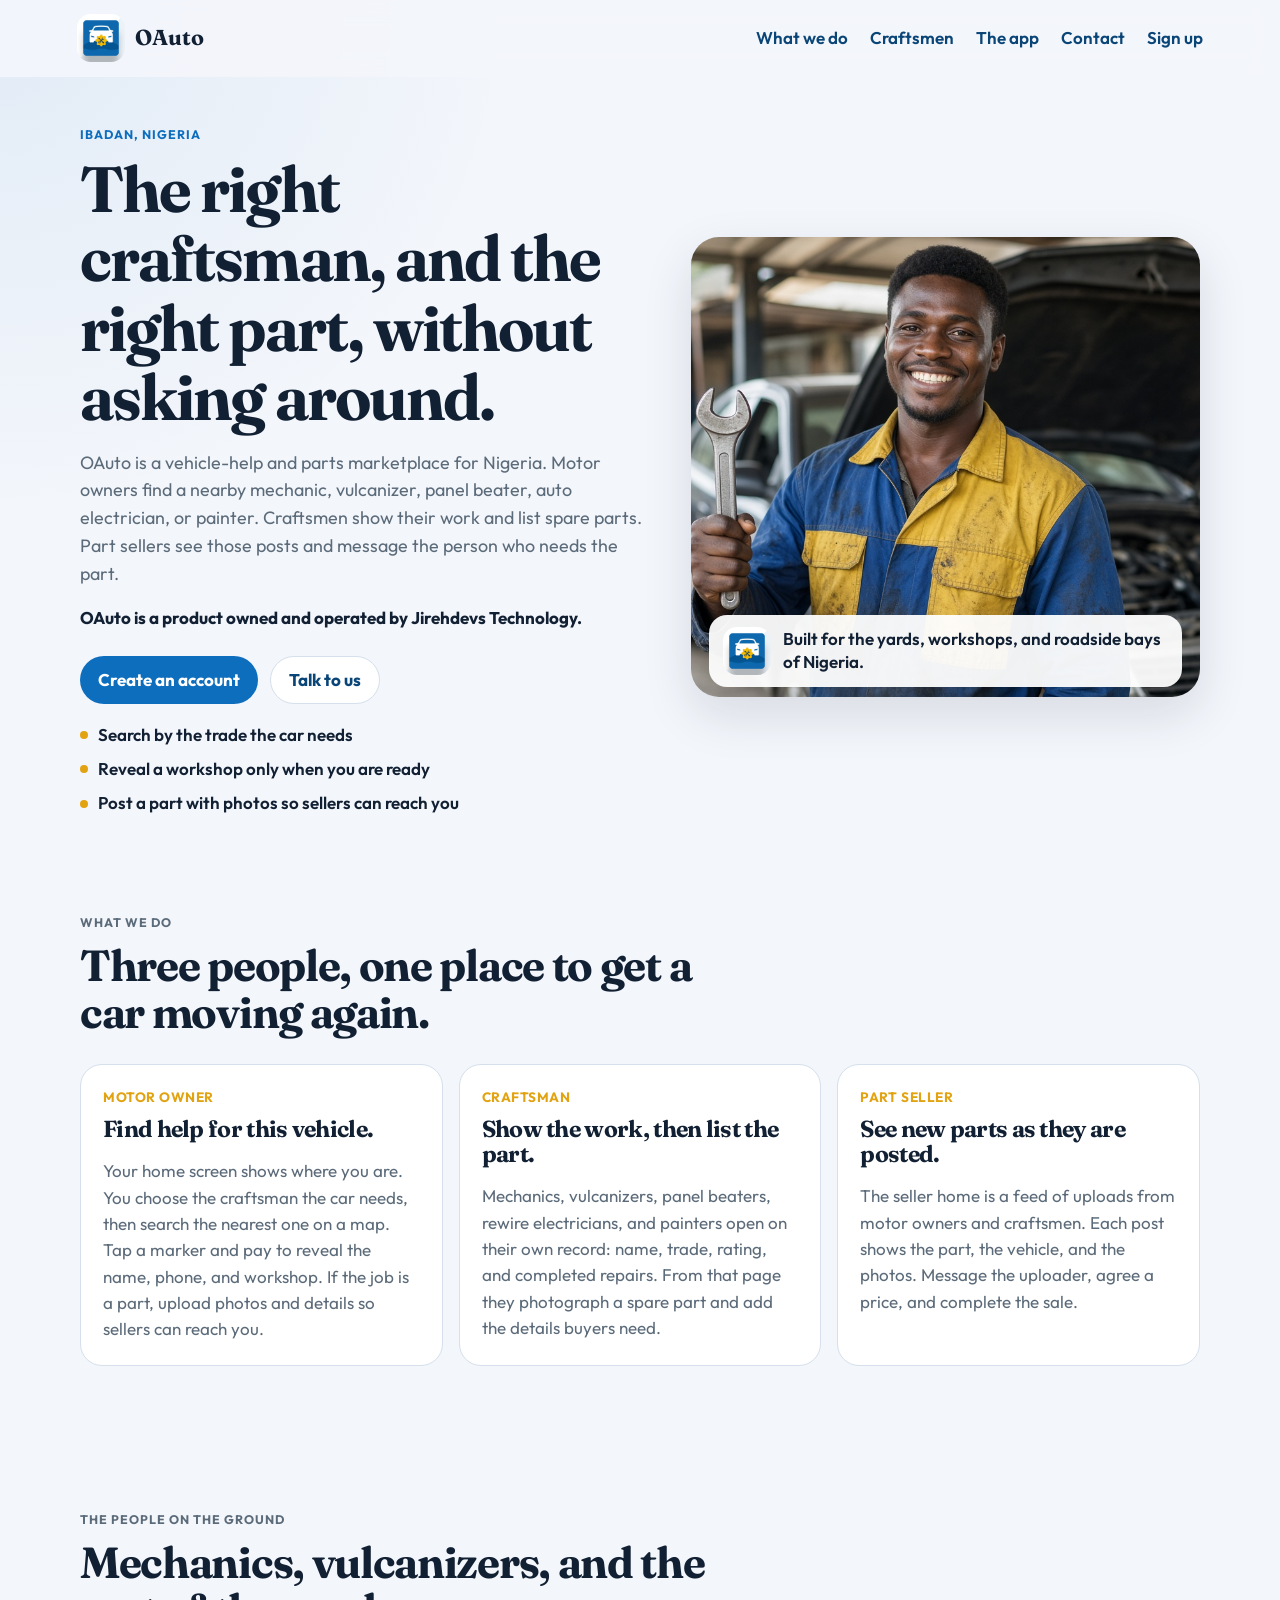
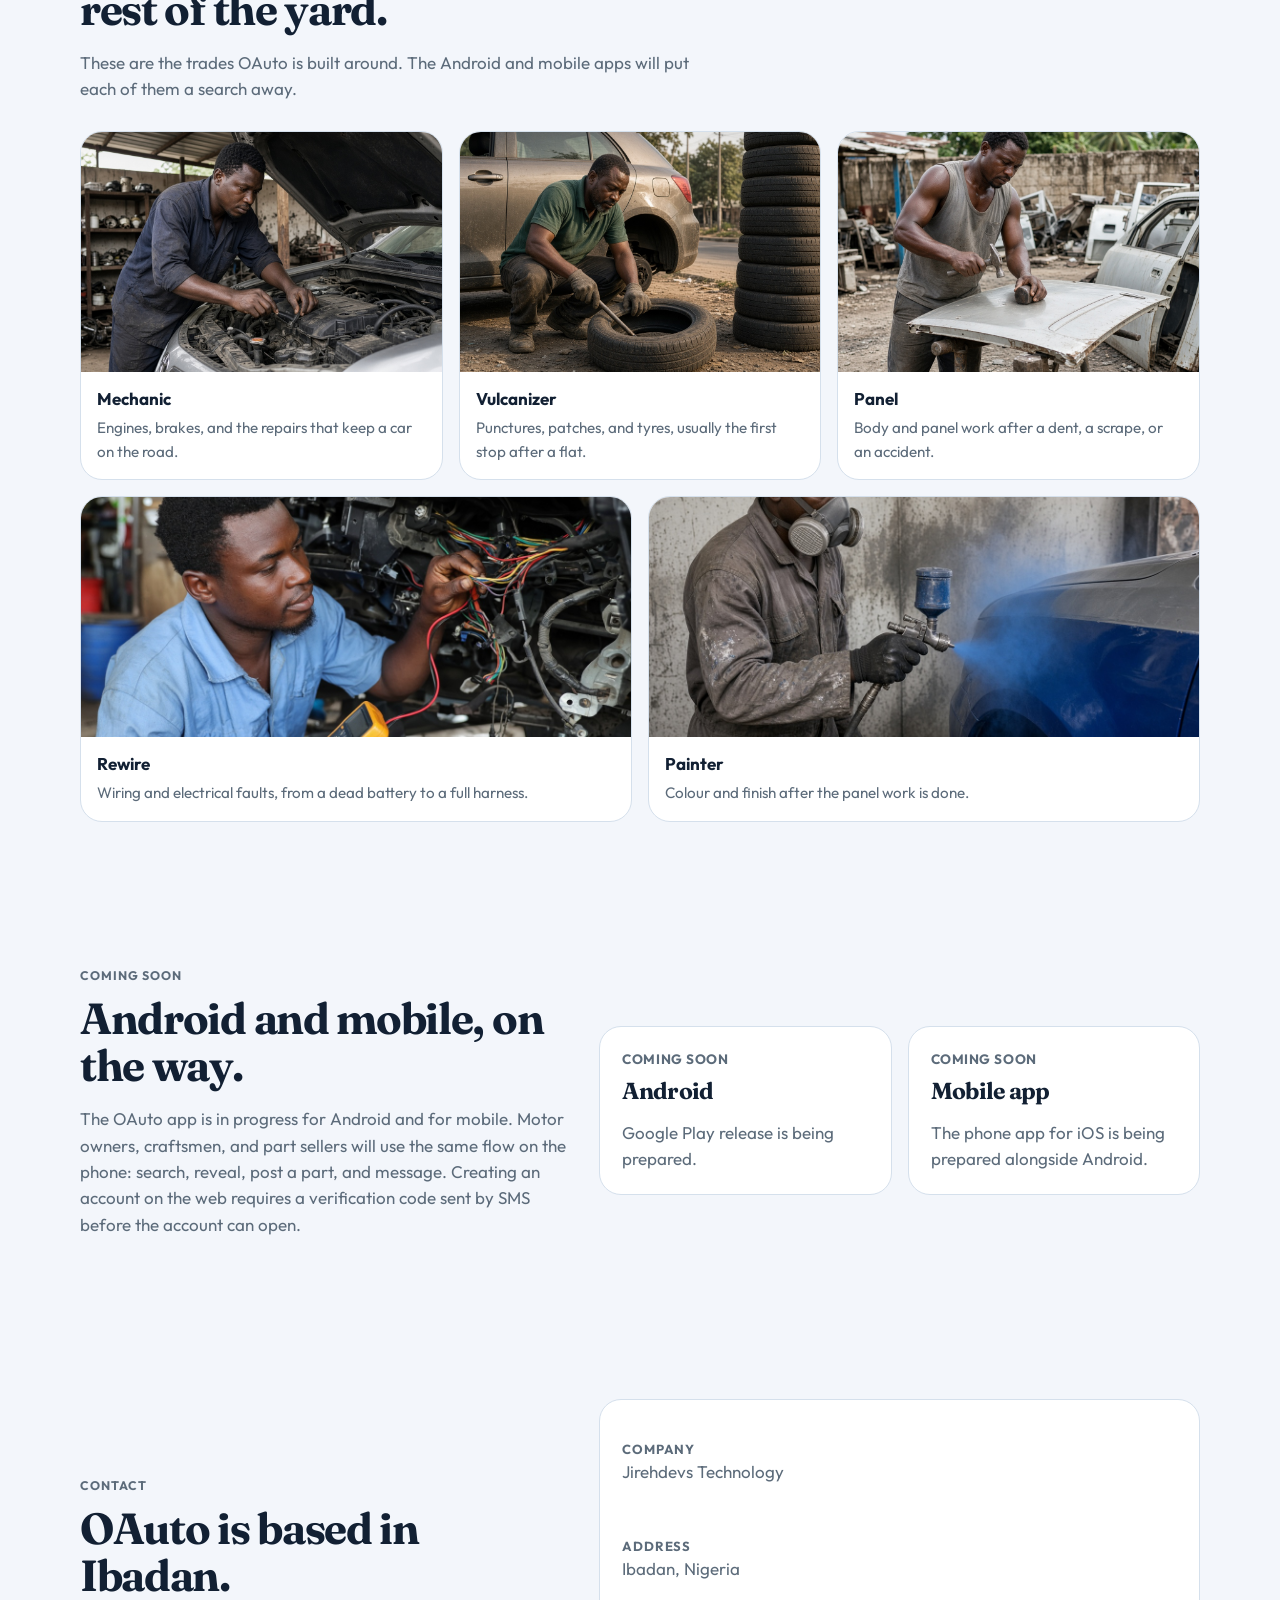
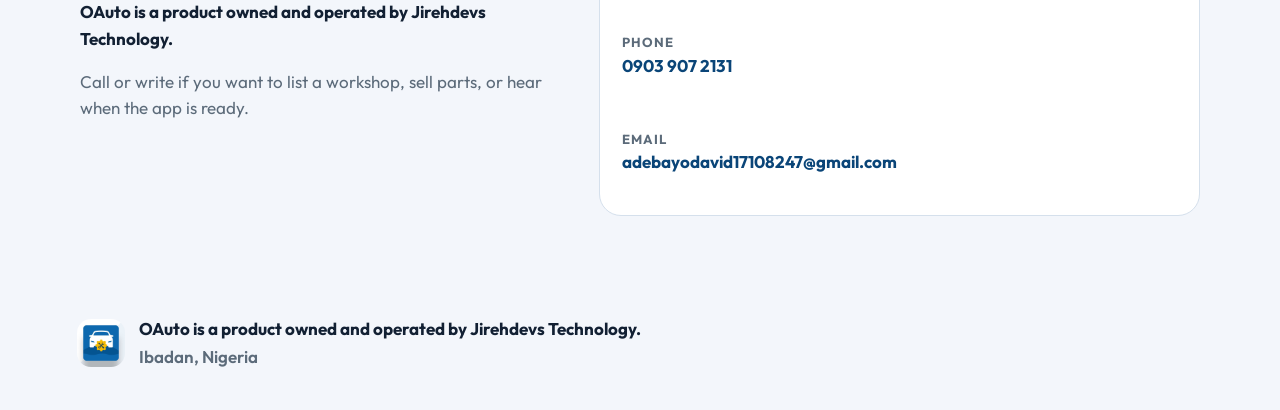
<file: index.html>
<!DOCTYPE html>
<html lang="en">
  <head>
    <meta charset="utf-8" />
    <meta name="viewport" content="width=device-width, initial-scale=1" />
    <title>OAuto — Craftsmen and parts, near you in Nigeria</title>
    <meta
      name="description"
      content="OAuto is a product owned and operated by Jirehdevs Technology. It helps motor owners in Nigeria find a mechanic, vulcanizer, panel beater, auto electrician, or painter, and lets part sellers reach the people who need a part. Based in Ibadan."
    />
    <link rel="icon" href="assets/logo-mark.jpg" />
    <link rel="preconnect" href="https://fonts.googleapis.com" />
    <link rel="preconnect" href="https://fonts.gstatic.com" crossorigin />
    <link
      href="https://fonts.googleapis.com/css2?family=Fraunces:opsz,wght@9..144,560;9..144,680&family=Outfit:wght@400;500;600;700&display=swap"
      rel="stylesheet"
    />
    <link rel="stylesheet" href="styles.css" />
  </head>
  <body>
    <header class="site-header">
      <a class="brand" href="#top">
        <img src="assets/logo-mark.jpg" alt="OAuto logo" width="48" height="48" />
        <span>OAuto</span>
      </a>
      <button class="menu-toggle" type="button" aria-expanded="false" aria-controls="site-nav">
        Menu
      </button>
      <nav id="site-nav" class="site-nav">
        <a href="#what">What we do</a>
        <a href="#craftsmen">Craftsmen</a>
        <a href="#app">The app</a>
        <a href="#contact">Contact</a>
        <a href="/signup">Sign up</a>
      </nav>
    </header>

    <main id="top">
      <section class="hero">
        <div class="hero-copy">
          <p class="eyebrow">Ibadan, Nigeria</p>
          <h1>The right craftsman, and the right part, without asking around.</h1>
          <p class="lede">
            OAuto is a vehicle-help and parts marketplace for Nigeria. Motor owners
            find a nearby mechanic, vulcanizer, panel beater, auto electrician, or
            painter. Craftsmen show their work and list spare parts. Part sellers
            see those posts and message the person who needs the part.
          </p>
          <p class="owner-line">OAuto is a product owned and operated by Jirehdevs Technology.</p>
          <div class="hero-actions">
            <a class="button" href="/signup">Create an account</a>
            <a class="button button-ghost" href="#contact">Talk to us</a>
          </div>
          <ul class="hero-points">
            <li>Search by the trade the car needs</li>
            <li>Reveal a workshop only when you are ready</li>
            <li>Post a part with photos so sellers can reach you</li>
          </ul>
        </div>
        <figure class="hero-figure">
          <video
            autoplay
            muted
            loop
            playsinline
            poster="assets/oauto-mechanic-still.jpg"
          >
            <source src="assets/mechanic-loop.mp4" type="video/mp4" />
          </video>
          <figcaption>
            <img src="assets/logo-mark.jpg" alt="" width="44" height="44" />
            <span>Built for the yards, workshops, and roadside bays of Nigeria.</span>
          </figcaption>
        </figure>
      </section>

      <section id="what" class="section">
        <div class="section-head">
          <p class="eyebrow">What we do</p>
          <h2>Three people, one place to get a car moving again.</h2>
        </div>
        <div class="cards">
          <article class="card">
            <p class="card-kicker">Motor owner</p>
            <h3>Find help for this vehicle.</h3>
            <p>
              Your home screen shows where you are. You choose the craftsman the
              car needs, then search the nearest one on a map. Tap a marker and
              pay to reveal the name, phone, and workshop. If the job is a part,
              upload photos and details so sellers can reach you.
            </p>
          </article>
          <article class="card">
            <p class="card-kicker">Craftsman</p>
            <h3>Show the work, then list the part.</h3>
            <p>
              Mechanics, vulcanizers, panel beaters, rewire electricians, and
              painters open on their own record: name, trade, rating, and
              completed repairs. From that page they photograph a spare part and
              add the details buyers need.
            </p>
          </article>
          <article class="card">
            <p class="card-kicker">Part seller</p>
            <h3>See new parts as they are posted.</h3>
            <p>
              The seller home is a feed of uploads from motor owners and
              craftsmen. Each post shows the part, the vehicle, and the photos.
              Message the uploader, agree a price, and complete the sale.
            </p>
          </article>
        </div>
      </section>

      <section id="craftsmen" class="section">
        <div class="section-head">
          <p class="eyebrow">The people on the ground</p>
          <h2>Mechanics, vulcanizers, and the rest of the yard.</h2>
          <p>
            These are the trades OAuto is built around. The Android and mobile
            apps will put each of them a search away.
          </p>
        </div>
        <div class="gallery">
          <figure>
            <img src="assets/oauto-mechanic.jpg" alt="A mechanic working under the bonnet of a car in an Ibadan workshop" />
            <figcaption>
              <strong>Mechanic</strong>
              <span>Engines, brakes, and the repairs that keep a car on the road.</span>
            </figcaption>
          </figure>
          <figure>
            <img src="assets/oauto-vulcanizer.jpg" alt="A vulcanizer repairing a tyre beside a stack of tyres" />
            <figcaption>
              <strong>Vulcanizer</strong>
              <span>Punctures, patches, and tyres, usually the first stop after a flat.</span>
            </figcaption>
          </figure>
          <figure>
            <img src="assets/oauto-panel.jpg" alt="A panel beater shaping a car door in a bodywork yard" />
            <figcaption>
              <strong>Panel</strong>
              <span>Body and panel work after a dent, a scrape, or an accident.</span>
            </figcaption>
          </figure>
          <figure>
            <img src="assets/oauto-rewire.jpg" alt="An auto electrician tracing a wiring harness under a dashboard" />
            <figcaption>
              <strong>Rewire</strong>
              <span>Wiring and electrical faults, from a dead battery to a full harness.</span>
            </figcaption>
          </figure>
          <figure>
            <img src="assets/oauto-painter.jpg" alt="A car painter spraying a fender in a paint bay" />
            <figcaption>
              <strong>Painter</strong>
              <span>Colour and finish after the panel work is done.</span>
            </figcaption>
          </figure>
        </div>
      </section>

      <section id="app" class="section coming">
        <div>
          <p class="eyebrow">Coming soon</p>
          <h2>Android and mobile, on the way.</h2>
          <p>
            The OAuto app is in progress for Android and for mobile. Motor owners,
            craftsmen, and part sellers will use the same flow on the phone:
            search, reveal, post a part, and message. Creating an account on the
            web requires a verification code sent by SMS before the account can open.
          </p>
        </div>
        <div class="store-row">
          <article>
            <p class="soon">Coming soon</p>
            <h3>Android</h3>
            <p>Google Play release is being prepared.</p>
          </article>
          <article>
            <p class="soon">Coming soon</p>
            <h3>Mobile app</h3>
            <p>The phone app for iOS is being prepared alongside Android.</p>
          </article>
        </div>
      </section>

      <section id="contact" class="section contact">
        <div>
          <p class="eyebrow">Contact</p>
          <h2>OAuto is based in Ibadan.</h2>
          <p class="owner-line">OAuto is a product owned and operated by Jirehdevs Technology.</p>
          <p>Call or write if you want to list a workshop, sell parts, or hear when the app is ready.</p>
        </div>
        <address>
          <p>
            <span>Company</span>
            Jirehdevs Technology
          </p>
          <p>
            <span>Address</span>
            Ibadan, Nigeria
          </p>
          <p>
            <span>Phone</span>
            <a href="tel:+2349039072131">0903 907 2131</a>
          </p>
          <p>
            <span>Email</span>
            <a href="mailto:adebayodavid17108247@gmail.com">adebayodavid17108247@gmail.com</a>
          </p>
        </address>
      </section>
    </main>

    <footer class="site-footer">
      <img src="assets/logo-mark.jpg" alt="" width="40" height="40" />
      <div class="footer-copy">
        <p class="owner-line">OAuto is a product owned and operated by Jirehdevs Technology.</p>
        <p>Ibadan, Nigeria</p>
      </div>
    </footer>

    <script>
      const toggle = document.querySelector(".menu-toggle");
      const nav = document.querySelector(".site-nav");
      toggle.addEventListener("click", () => {
        const open = nav.classList.toggle("is-open");
        toggle.setAttribute("aria-expanded", open ? "true" : "false");
      });
      nav.querySelectorAll("a").forEach((link) => {
        link.addEventListener("click", () => {
          nav.classList.remove("is-open");
          toggle.setAttribute("aria-expanded", "false");
        });
      });
    </script>
  </body>
</html>
</file>
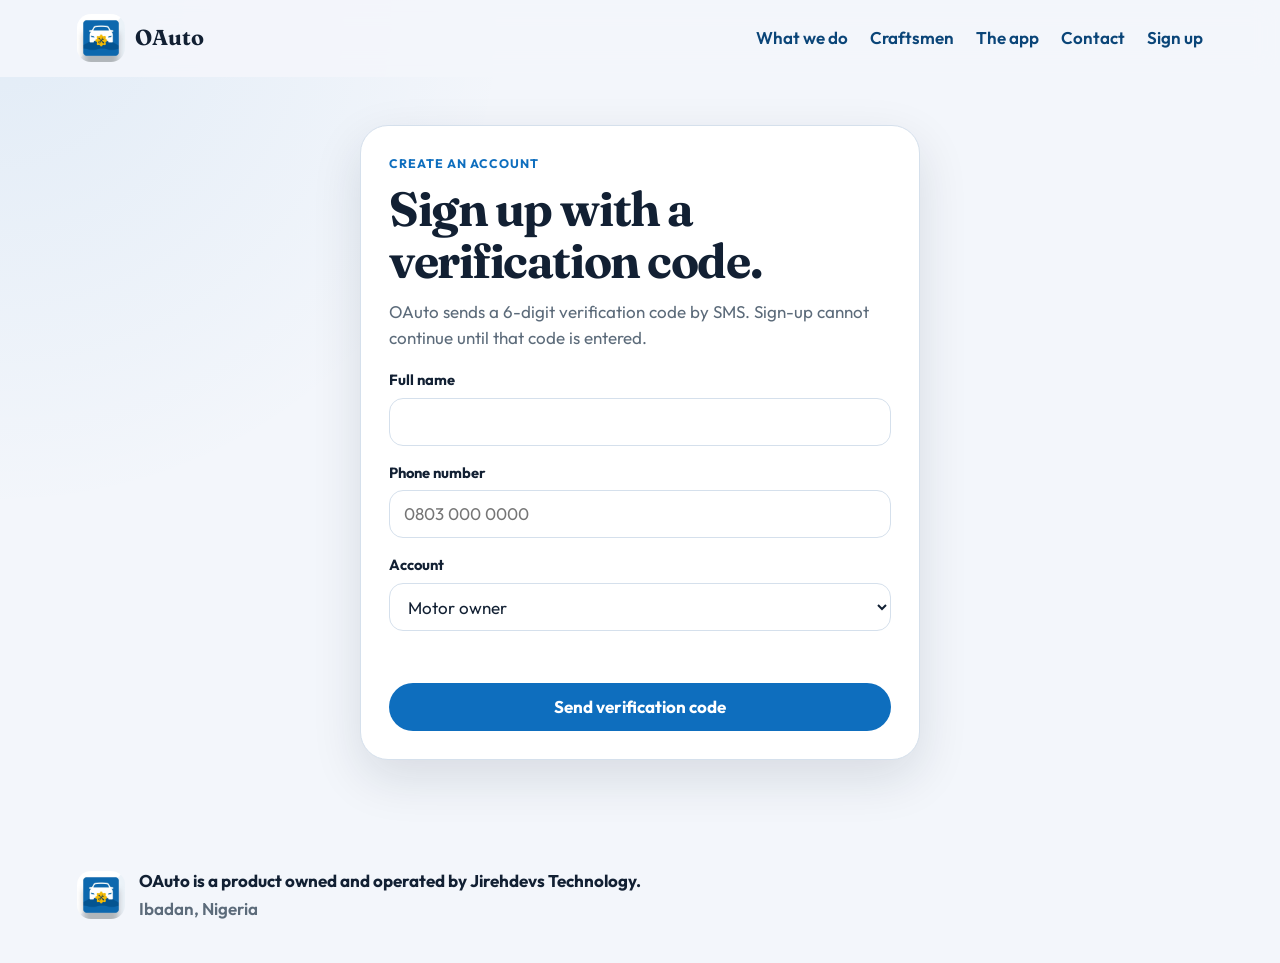
<file: signup/index.html>
<!DOCTYPE html>
<html lang="en">
  <head>
    <meta charset="utf-8" />
    <meta name="viewport" content="width=device-width, initial-scale=1" />
    <title>Sign up — OAuto</title>
    <meta
      name="description"
      content="Create an OAuto account. A verification code sent by SMS is required before sign-up can continue."
    />
    <link rel="icon" href="/assets/logo-mark.jpg" />
    <link rel="preconnect" href="https://fonts.googleapis.com" />
    <link rel="preconnect" href="https://fonts.gstatic.com" crossorigin />
    <link
      href="https://fonts.googleapis.com/css2?family=Fraunces:opsz,wght@9..144,560;9..144,680&family=Outfit:wght@400;500;600;700&display=swap"
      rel="stylesheet"
    />
    <link rel="stylesheet" href="/styles.css" />
  </head>
  <body>
    <header class="site-header">
      <a class="brand" href="/">
        <img src="/assets/logo-mark.jpg" alt="OAuto logo" width="48" height="48" />
        <span>OAuto</span>
      </a>
      <button class="menu-toggle" type="button" aria-expanded="false" aria-controls="site-nav">
        Menu
      </button>
      <nav id="site-nav" class="site-nav">
        <a href="/#what">What we do</a>
        <a href="/#craftsmen">Craftsmen</a>
        <a href="/#app">The app</a>
        <a href="/#contact">Contact</a>
        <a href="/signup" aria-current="page">Sign up</a>
      </nav>
    </header>

    <main class="signup">
      <section class="signup-card" id="details-step">
        <p class="eyebrow">Create an account</p>
        <h1>Sign up with a verification code.</h1>
        <p class="signup-note">
          OAuto sends a 6-digit verification code by SMS. Sign-up cannot continue
          until that code is entered.
        </p>
        <form id="details-form">
          <label class="field">
            <span>Full name</span>
            <input id="full-name" name="name" autocomplete="name" required />
          </label>
          <label class="field">
            <span>Phone number</span>
            <input
              id="phone"
              name="phone"
              type="tel"
              inputmode="tel"
              autocomplete="tel"
              placeholder="0803 000 0000"
              required
            />
          </label>
          <label class="field">
            <span>Account</span>
            <select id="account" name="account" required>
              <option value="Motor owner">Motor owner</option>
              <option value="Craftsman">Craftsman</option>
              <option value="Part seller">Part seller</option>
            </select>
          </label>
          <p class="form-error" id="details-error" role="alert"></p>
          <div class="signup-actions">
            <button class="button" type="submit">Send verification code</button>
          </div>
        </form>
      </section>

      <section class="signup-card" id="code-step" hidden>
        <p class="eyebrow">Verify your phone</p>
        <h1>Enter the verification code.</h1>
        <p class="signup-note" id="code-note"></p>
        <form id="code-form">
          <label class="field">
            <span>Verification code</span>
            <input
              id="code"
              name="code"
              class="code-input"
              inputmode="numeric"
              autocomplete="one-time-code"
              maxlength="6"
              pattern="[0-9]{6}"
              placeholder="------"
              required
            />
          </label>
          <p class="form-error" id="code-error" role="alert"></p>
          <div class="signup-actions">
            <button class="button" id="verify-button" type="submit" disabled>
              Verify and continue
            </button>
            <button class="button button-ghost" id="change-number" type="button">
              Use a different number
            </button>
          </div>
        </form>
      </section>

      <section class="signup-card signup-success" id="done-step" hidden>
        <p class="eyebrow">Phone verified</p>
        <h2>Your account is open.</h2>
        <p class="signup-note" id="done-note"></p>
        <div class="signup-actions">
          <a class="button" href="/">Back to OAuto</a>
        </div>
      </section>
    </main>

    <footer class="site-footer">
      <img src="/assets/logo-mark.jpg" alt="" width="40" height="40" />
      <div class="footer-copy">
        <p class="owner-line">OAuto is a product owned and operated by Jirehdevs Technology.</p>
        <p>Ibadan, Nigeria</p>
      </div>
    </footer>

    <script>
      const toggle = document.querySelector(".menu-toggle");
      const nav = document.querySelector(".site-nav");
      toggle.addEventListener("click", () => {
        const open = nav.classList.toggle("is-open");
        toggle.setAttribute("aria-expanded", open ? "true" : "false");
      });

      const detailsStep = document.querySelector("#details-step");
      const codeStep = document.querySelector("#code-step");
      const doneStep = document.querySelector("#done-step");
      const detailsForm = document.querySelector("#details-form");
      const codeForm = document.querySelector("#code-form");
      const detailsError = document.querySelector("#details-error");
      const codeError = document.querySelector("#code-error");
      const codeInput = document.querySelector("#code");
      const verifyButton = document.querySelector("#verify-button");
      const codeNote = document.querySelector("#code-note");
      const doneNote = document.querySelector("#done-note");

      function phoneDigits(value) {
        return value.replace(/\D/g, "");
      }

      function validNigerianPhone(value) {
        const digits = phoneDigits(value);
        if (digits.length === 11 && digits.startsWith("0")) return true;
        if (digits.length === 13 && digits.startsWith("234")) return true;
        return false;
      }

      function displayPhone(value) {
        const digits = phoneDigits(value);
        if (digits.startsWith("234") && digits.length === 13) return "0" + digits.slice(3);
        return digits;
      }

      detailsForm.addEventListener("submit", (event) => {
        event.preventDefault();
        const name = document.querySelector("#full-name").value.trim();
        const phone = document.querySelector("#phone").value.trim();
        if (!name) {
          detailsError.textContent = "Enter your full name to continue.";
          return;
        }
        if (!validNigerianPhone(phone)) {
          detailsError.textContent = "Enter a Nigerian phone number, such as 0803 000 0000.";
          return;
        }
        detailsError.textContent = "";
        const shown = displayPhone(phone);
        codeNote.textContent =
          "A 6-digit verification code was sent by SMS to " +
          shown +
          ". Enter that code to finish creating your " +
          document.querySelector("#account").value.toLowerCase() +
          " account. Sign-up stays closed without it.";
        codeInput.value = "";
        verifyButton.disabled = true;
        codeError.textContent = "";
        detailsStep.hidden = true;
        codeStep.hidden = false;
        codeInput.focus();
        sessionStorage.setItem(
          "oauto-signup",
          JSON.stringify({ name: name, phone: shown, account: document.querySelector("#account").value })
        );
      });

      codeInput.addEventListener("input", () => {
        codeInput.value = codeInput.value.replace(/\D/g, "").slice(0, 6);
        verifyButton.disabled = codeInput.value.length !== 6;
        codeError.textContent = "";
      });

      codeForm.addEventListener("submit", (event) => {
        event.preventDefault();
        if (!/^\d{6}$/.test(codeInput.value)) {
          codeError.textContent = "Enter the 6-digit verification code to continue.";
          verifyButton.disabled = true;
          return;
        }
        const saved = JSON.parse(sessionStorage.getItem("oauto-signup") || "{}");
        doneNote.textContent =
          saved.name +
          ", the phone " +
          saved.phone +
          " is verified. Your " +
          String(saved.account || "OAuto").toLowerCase() +
          " account can now continue.";
        codeStep.hidden = true;
        doneStep.hidden = false;
      });

      document.querySelector("#change-number").addEventListener("click", () => {
        codeStep.hidden = true;
        detailsStep.hidden = false;
        codeError.textContent = "";
      });
    </script>
  </body>
</html>
</file>
<file: styles.css>
:root {
  --blue: #0e6ebe;
  --blue-deep: #0a4578;
  --ink: #122033;
  --gold: #e2a312;
  --paper: #f3f6fb;
  --card: #ffffff;
  --muted: #5c6b7a;
  --line: #d5e0ec;
  --shadow: 0 18px 50px rgba(18, 32, 51, 0.12);
}

* {
  box-sizing: border-box;
}

html {
  scroll-behavior: smooth;
}

body {
  margin: 0;
  color: var(--ink);
  background:
    radial-gradient(circle at top left, rgba(14, 110, 190, 0.08), transparent 32rem),
    var(--paper);
  font-family: Outfit, sans-serif;
  font-size: 17px;
  line-height: 1.55;
}

img {
  max-width: 100%;
  display: block;
}

a {
  color: inherit;
}

.site-header {
  position: sticky;
  top: 0;
  z-index: 5;
  display: flex;
  align-items: center;
  justify-content: space-between;
  gap: 16px;
  padding: 14px 6vw;
  background: rgba(243, 246, 251, 0.92);
  backdrop-filter: blur(12px);
  border-bottom: 1px solid transparent;
}

.brand {
  display: flex;
  align-items: center;
  gap: 10px;
  text-decoration: none;
  font-family: Fraunces, serif;
  font-size: 1.35rem;
  font-weight: 680;
}

.brand img,
.site-footer img,
.hero-figure figcaption img {
  width: 48px;
  height: 48px;
  object-fit: cover;
  object-position: center;
  border-radius: 14px;
}

.site-nav {
  display: flex;
  gap: 22px;
}

.site-nav a {
  text-decoration: none;
  font-weight: 600;
  color: var(--blue-deep);
}

.site-nav a:hover {
  color: var(--blue);
}

.menu-toggle {
  display: none;
  border: 1px solid var(--line);
  background: white;
  border-radius: 999px;
  padding: 8px 14px;
  font: inherit;
  font-weight: 700;
  color: var(--blue-deep);
}

.hero,
.section {
  width: min(1120px, calc(100% - 10vw));
  margin: 0 auto;
}

.hero {
  display: grid;
  grid-template-columns: 1.05fr 0.95fr;
  gap: 48px;
  align-items: center;
  padding: 48px 0 24px;
}

.eyebrow {
  margin: 0 0 10px;
  color: var(--blue);
  font-weight: 700;
  letter-spacing: 0.08em;
  text-transform: uppercase;
  font-size: 0.78rem;
}

h1,
h2,
h3 {
  font-family: Fraunces, serif;
  font-weight: 680;
  letter-spacing: -0.03em;
  line-height: 1.08;
  margin: 0;
}

h1 {
  font-size: clamp(2.6rem, 5vw, 4.4rem);
}

h2 {
  font-size: clamp(2rem, 3.4vw, 3rem);
}

.lede,
.section-head p,
.coming p,
.contact p {
  color: var(--muted);
}

.lede {
  font-size: 1.12rem;
  max-width: 38rem;
}

.hero-actions {
  display: flex;
  flex-wrap: wrap;
  gap: 12px;
  margin: 24px 0 18px;
}

.button {
  display: inline-flex;
  align-items: center;
  justify-content: center;
  min-height: 48px;
  padding: 0 18px;
  border-radius: 999px;
  background: var(--blue);
  color: white;
  text-decoration: none;
  font-weight: 700;
}

.button:hover {
  background: var(--blue-deep);
}

.button-ghost {
  background: white;
  color: var(--blue-deep);
  border: 1px solid var(--line);
}

.button-ghost:hover {
  background: white;
  border-color: var(--blue);
  color: var(--blue);
}

.hero-points {
  margin: 0;
  padding: 0;
  list-style: none;
  display: grid;
  gap: 8px;
}

.hero-points li {
  padding-left: 18px;
  position: relative;
  font-weight: 600;
}

.hero-points li::before {
  content: "";
  width: 8px;
  height: 8px;
  border-radius: 50%;
  background: var(--gold);
  position: absolute;
  left: 0;
  top: 0.55em;
}

.hero-figure {
  margin: 0;
  position: relative;
}

.hero-figure > img,
.hero-figure > video {
  width: 100%;
  height: 460px;
  object-fit: cover;
  border-radius: 28px;
  box-shadow: var(--shadow);
  background: #0a4578;
}

.hero-figure figcaption {
  position: absolute;
  left: 18px;
  right: 18px;
  bottom: 18px;
  display: flex;
  gap: 12px;
  align-items: center;
  padding: 12px 14px;
  border-radius: 18px;
  background: rgba(255, 255, 255, 0.94);
  font-weight: 600;
}

.hero-figure figcaption img {
  flex: 0 0 48px;
}

.hero-figure figcaption span {
  flex: 1;
  min-width: 0;
  line-height: 1.35;
}

.section {
  padding: 72px 0;
}

.section-head {
  max-width: 40rem;
  margin-bottom: 28px;
}

.section-head p:last-child {
  margin-bottom: 0;
}

.cards,
.gallery,
.store-row {
  display: grid;
  gap: 16px;
}

.cards {
  grid-template-columns: repeat(3, 1fr);
}

.card,
.store-row article,
address {
  background: var(--card);
  border: 1px solid var(--line);
  border-radius: 22px;
  padding: 22px;
}

.card-kicker,
.soon {
  margin: 0 0 8px;
  color: var(--gold);
  font-weight: 700;
  font-size: 0.85rem;
  letter-spacing: 0.04em;
  text-transform: uppercase;
}

.card h3,
.store-row h3 {
  font-size: 1.45rem;
  margin-bottom: 10px;
}

.card p:last-child,
.store-row p:last-child {
  margin-bottom: 0;
  color: var(--muted);
}

.gallery {
  grid-template-columns: repeat(6, 1fr);
}

.gallery figure {
  margin: 0;
  grid-column: span 2;
  background: white;
  border-radius: 22px;
  overflow: hidden;
  border: 1px solid var(--line);
}

.gallery figure:nth-child(4),
.gallery figure:nth-child(5) {
  grid-column: span 3;
}

.gallery img {
  width: 100%;
  height: 240px;
  object-fit: cover;
}

.gallery figcaption {
  padding: 14px 16px 16px;
  display: grid;
  gap: 4px;
}

.gallery figcaption span {
  color: var(--muted);
  font-size: 0.95rem;
}

.coming,
.contact {
  display: grid;
  grid-template-columns: 0.9fr 1.1fr;
  gap: 28px;
  align-items: center;
}

.store-row {
  grid-template-columns: 1fr 1fr;
}

address {
  font-style: normal;
  display: grid;
  gap: 16px;
}

address span {
  display: block;
  color: var(--muted);
  font-size: 0.82rem;
  font-weight: 700;
  letter-spacing: 0.06em;
  text-transform: uppercase;
}

address a {
  color: var(--blue-deep);
  font-weight: 700;
  text-decoration: none;
}

address a:hover {
  text-decoration: underline;
}

.owner-line,
.contact p.owner-line {
  margin: 0 0 8px;
  color: var(--ink);
  font-weight: 700;
}

.site-footer {
  display: flex;
  align-items: center;
  gap: 14px;
  padding: 28px 6vw 40px;
  color: var(--muted);
  font-weight: 600;
}

.footer-copy {
  display: grid;
  gap: 2px;
}

.footer-copy p {
  margin: 0;
}

.signup {
  width: min(560px, calc(100% - 10vw));
  margin: 0 auto;
  padding: 48px 0 80px;
}

.signup-card {
  background: var(--card);
  border: 1px solid var(--line);
  border-radius: 28px;
  padding: 28px;
  box-shadow: var(--shadow);
}

.signup-card h1 {
  font-size: clamp(2.1rem, 4vw, 3rem);
  margin-bottom: 12px;
}

.signup-note {
  color: var(--muted);
  margin-top: 0;
}

.field {
  display: grid;
  gap: 6px;
  margin-bottom: 16px;
}

.field span {
  font-weight: 700;
  font-size: 0.92rem;
}

.field input,
.field select {
  width: 100%;
  font: inherit;
  color: var(--ink);
  background: white;
  min-height: 48px;
  border-radius: 14px;
  border: 1px solid var(--line);
  padding: 0 14px;
}

.field input:focus,
.field select:focus {
  outline: 2px solid rgba(14, 110, 190, 0.35);
  border-color: var(--blue);
}

.code-input {
  letter-spacing: 0.42em;
  font-size: 1.35rem;
  font-weight: 700;
}

.form-error {
  min-height: 1.4em;
  margin: 0 0 12px;
  color: #9b2c2c;
  font-weight: 650;
}

.signup-actions {
  display: grid;
  gap: 10px;
}

.signup-actions .button {
  width: 100%;
  border: 0;
  cursor: pointer;
  font: inherit;
  font-weight: 700;
}

.signup-actions .button:disabled {
  opacity: 0.5;
  cursor: not-allowed;
}

.signup-success h2 {
  font-size: clamp(1.8rem, 3vw, 2.4rem);
  margin-bottom: 10px;
}

@media (max-width: 900px) {
  .menu-toggle {
    display: inline-flex;
  }

  .site-nav {
    display: none;
    position: absolute;
    top: 72px;
    left: 6vw;
    right: 6vw;
    flex-direction: column;
    gap: 12px;
    padding: 16px;
    background: white;
    border: 1px solid var(--line);
    border-radius: 18px;
    box-shadow: var(--shadow);
  }

  .site-nav.is-open {
    display: flex;
  }

  .hero,
  .cards,
  .coming,
  .contact,
  .store-row,
  .gallery {
    grid-template-columns: 1fr;
  }

  .gallery figure,
  .gallery figure:nth-child(4),
  .gallery figure:nth-child(5) {
    grid-column: auto;
  }

  .hero-figure > img,
  .hero-figure > video,
  .gallery img {
    height: 280px;
  }

  .site-footer {
    flex-wrap: wrap;
  }
}
</file>
